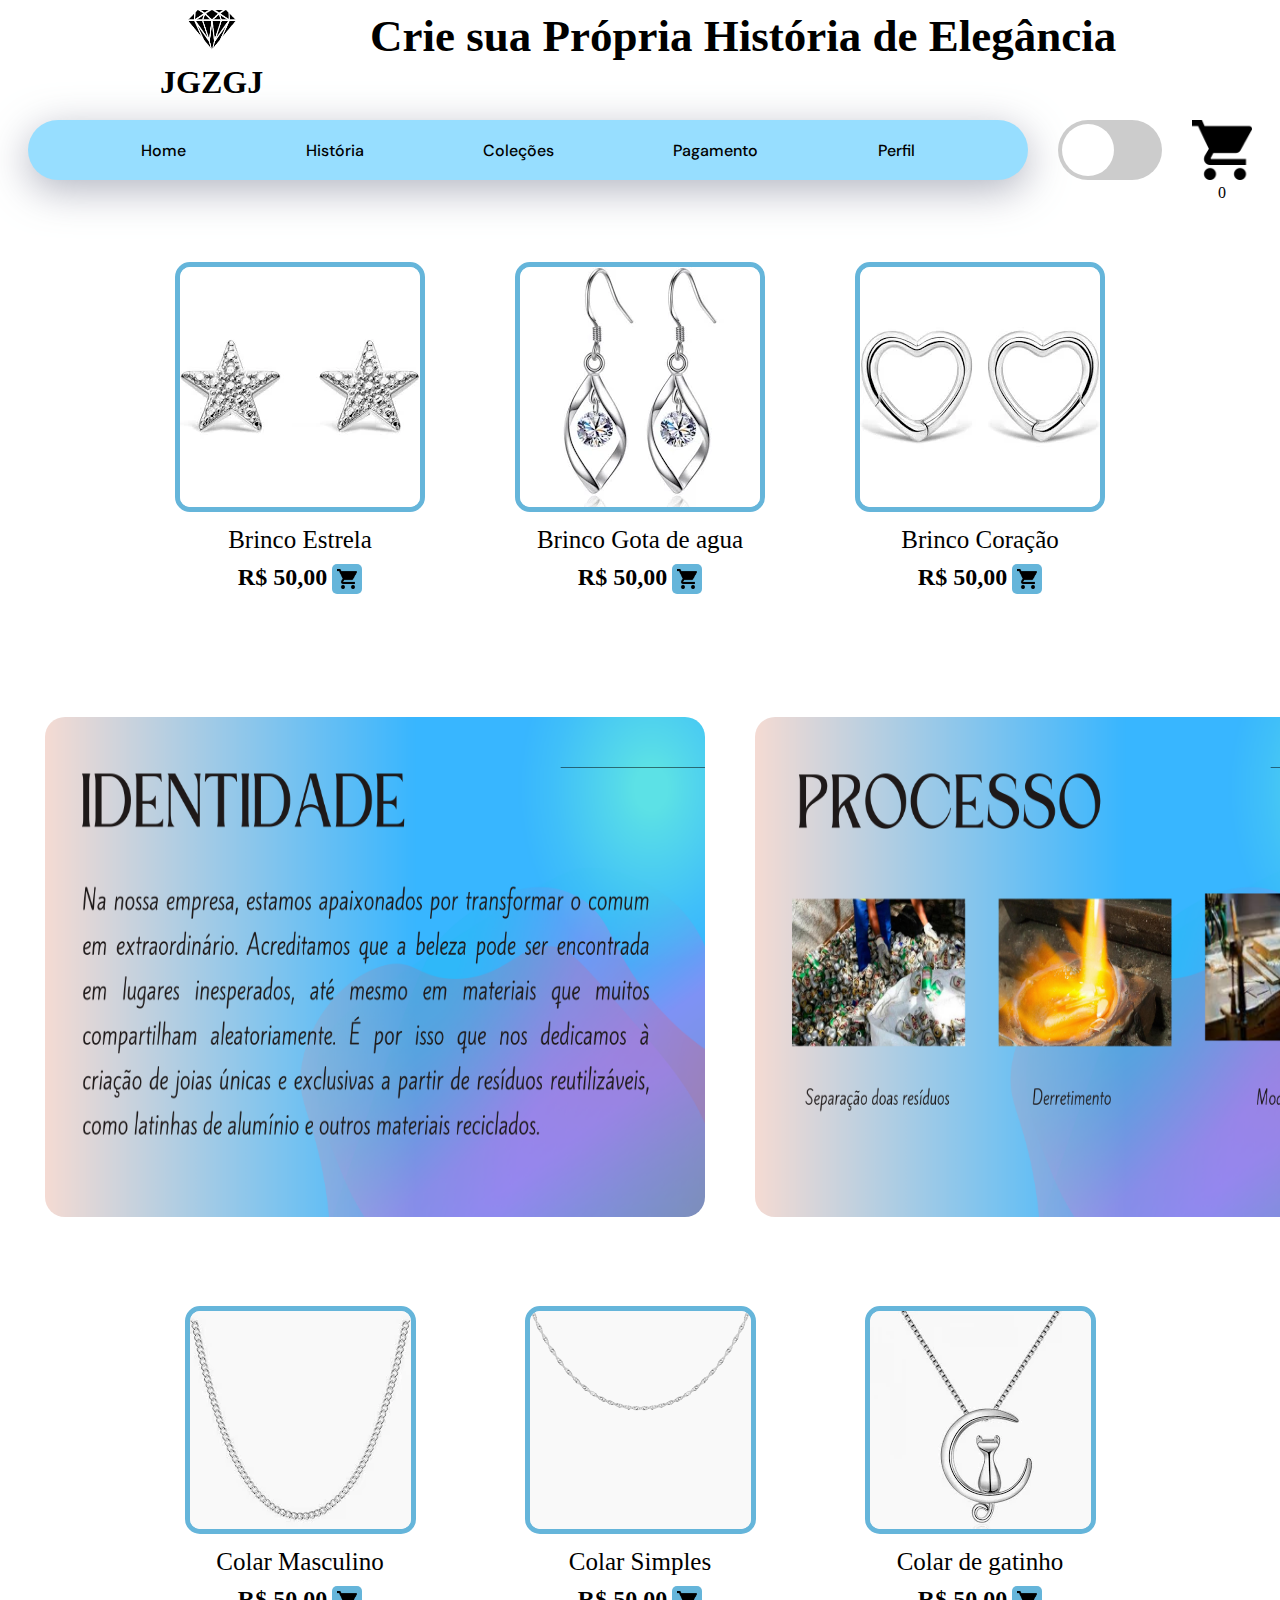
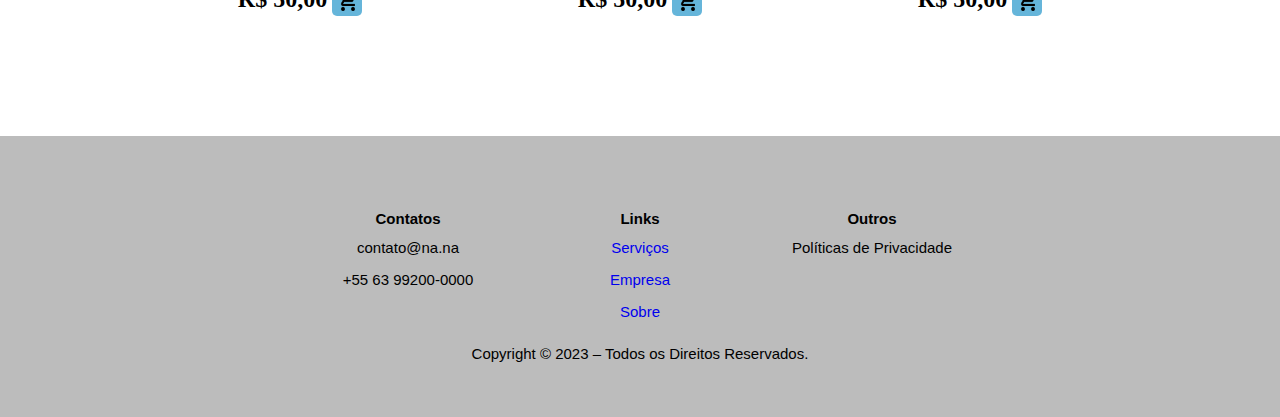
<file: index/index.html>
<!DOCTYPE html>
<html lang="en">
    
<head>
    <meta charset="UTF-8">
    <meta name="viewport" content="width=device-width, initial-scale=1.0">
    <title>Document</title>
    <link rel="stylesheet" href="style.css">
    <link rel="stylesheet" href="main.js">
</head>

<body class="fundo-claro">
    
<header class="h-claro">
    <div id="cabeca">
        <div id="logo">
            <img src="/IMAGENS/logo light.png" alt="" class="logo">
            <h1 class="nm logo-claro">JGZGJ</h1>
        </div>
    <h1 class="nomeLoja logo-claro">Crie sua Própria História de Elegância</h1>
    </div>
    <!-- header -->

   
    <div id="head-botoes">
        <nav class="nav nav-claro">
            <a href="/index/index.html" class="nav-item is-active nav-item-claro" active-color="#AA77FF">Home</a>
            <a href="/historia/historia.html" class="nav-item nav-item-claro" active-color="#AA77FF">História</a>
            <a href="#" class="nav-item nav-item-claro" active-color="#AA77FF">Coleções</a>
            <a href="#" class="nav-item nav-item-claro" active-color="#AA77FF">Pagamento</a>
            <a href="/form/form.html" class="nav-item nav-item-claro" active-color="#AA77FF">Perfil</a>
            <span class="nav-indicator"></span>
        </nav>
        <label class="switch" >
            <input type="checkbox" id="trocaCor">
            <span class="slider"></span>
        </label>
        <div id="carrinho-icon" onclick="toggleCarrinho()">
            <div class="imagem">
            <img src="/IMAGENS/carrinho.png" alt="" id="produtos">
            </div>
            <span id="cont-carrinho" class="texto texto-claro">0</span>
        </div>
        
        
        <div id="carrinho-itens" style="display: none;">
            <ul id="itens-lista" class="texto"></ul>
            <span id="preco-total" class="texto">Valor Total: R$0,00</span>
            <button class="limpa" onclick="limparCarrinho()">Limpar Carrinho</button>
        </div>
    </div>
</header>
        <!-- fim header -->
        <!-- coleções -->
        <div class="colecoes">
            <div class="brinco brinco-claro">
                <img src="/IMAGENS/brinco1.webp" alt="" class="img-claro">
                <p class="titulo-brinco texto-claro">Brinco Estrela</p>
                <div class="compra">
                    <h2 class="texto-claro">R$ 50,00</h2>
                    <button onclick="addCarrinho('Brinco Estrela', 50)" class="carrinho">
                    <img src="/IMAGENS/carrinho.png" alt="">
                    </button>
                    
                </div>
            </div>
            <div class="brinco brinco-claro">
                <img src="/IMAGENS/brinco2.webp" alt="" class="img-claro">
                <p class="titulo-brinco texto-claro">Brinco Gota de agua</p>
                <div class="compra">
                    <h2 class="texto-claro">R$ 50,00</h2>
                    <button onclick="addCarrinho('Brinco Gota de agua', 50)" class="carrinho">
                    <img src="/IMAGENS/carrinho.png" alt="">
                    </button>
                </div>
            </div>
            <div class="brinco brinco-claro">
                <img src="/IMAGENS/brinco3.webp" alt="" class="img-claro">
                <p class="titulo-brinco texto-claro">Brinco Coração</p>
                    <div class="compra">
                        <h2 class="texto-claro">R$ 50,00</h2>
                        <button onclick="addCarrinho('Brinco Coração', 50)" class="carrinho">
                    <img src="/IMAGENS/carrinho.png" alt="" >
                    </button>
                    </div>
            </div>
        </div>
        <!-- imagens -->
        <div class="imgg">
            <div class="identidade">
                <img class="identidade" src="/IMAGENS/identidade escura.png" alt="">
            </div>
            <div class="processo">
                <img class="processo" src="/IMAGENS/escuro processo.png" alt="">
            </div>
        </div>
        <div class="colecoes">
            <div class="brinco brinco-claro">
                <img src="/IMAGENS/brinco4.webp" alt="" class="img-claro">
                <p class="titulo-brinco texto-claro">Colar Masculino</p>
                    <div class="compra">
                        <h2 class="texto-claro">R$ 50,00</h2>
                        <button onclick="addCarrinho('Colar Masculino', 50)" class="carrinho">
                    <img src="/IMAGENS/carrinho.png" alt="" >
                    </button>
                    </div>
            </div>
            <div class="brinco brinco-claro">
                <img src="/IMAGENS/brinco5.webp" alt="" class="img-claro">
                <p class="titulo-brinco texto-claro">Colar Simples</p>
                <div class="compra">
                    <h2 class="texto-claro">R$ 50,00</h2>
                    <button onclick="addCarrinho('Colar Simples', 50)" class="carrinho">
                    <img src="/IMAGENS/carrinho.png" alt="" >
                    </button>
                </div>
            </div>
            <div class="brinco brinco-claro">
                <img src="/IMAGENS/brinco6.webp" alt="" class="img-claro">
                <p class="titulo-brinco texto-claro">Colar de gatinho</p>
                    <div class="compra">
                        <h2 class="texto-claro">R$ 50,00</h2>
                        <button onclick="addCarrinho('Colar de gatinho', 50)" class="carrinho">
                    <img src="/IMAGENS/carrinho.png" alt="" >
                    </button>
                    </div>
            </div>
        </div>
        <!-- footer -->
        <div class="container">
            <footer class="rodape" id="contato">
                <div class="rodape-div rodape-claro">
            
                
            
                    <div class="rodape-div-1">
                        
                            <!-- elemento -->
                            <span><b>Contatos</b></span>
                            <p>contato@na.na</p>
                            <p>+55 63 99200-0000</p>
                        
                    </div>
            
                    <div class="rodape-div-2">
                        
                            <!-- elemento -->
                            <span><b>Links</b></span>
                            <p><a href="#servicos">Serviços</a></p>
                            <p><a href="#empresa">Empresa</a></p>
                            <p><a href="#sobre">Sobre</a></p>
                        
                    </div>
            
                    <div class="rodape-div-3">
                        
                            <!-- elemento -->
                            <span><b>Outros</b></span>
                            <p>Políticas de Privacidade</p>
                        
                    </div>
            <p class="rodape-direitos">Copyright © 2023 – Todos os Direitos Reservados.</p>
                </div>
            </footer>
        </div>
    





        <script>
var checkbox = document.getElementById("myCheckbox");

checkbox.addEventListener('change', function() {
    if(this.checked) {
        // Checkbox está ativado
        console.log("Valor quando está On");
    } else {
        // Checkbox está desativado
        console.log("Valor quando está Off");
    }
});





            const indicator = document.querySelector('.nav-indicator');
            const items = document.querySelectorAll('.nav-item');

            function handleIndicator(el) {
                items.forEach(item => {
                    item.classList.remove('is-active');
                    item.removeAttribute('style');
                });

                indicator.style.width = `${el.offsetWidth}px`;
                indicator.style.left = `${el.offsetLeft}px`;
                indicator.style.backgroundColor = el.getAttribute('active-color');

                el.classList.add('is-active');
                el.style.color = el.getAttribute('active-color');
            }


            items.forEach((item, index) => {
                item.addEventListener('click', (e) => { handleIndicator(e.target) });
                item.classList.contains('is-active') && handleIndicator(item);
            });
        </script>
        <script src="main.js"></script>
    </div>
</body>

</html>
</file>
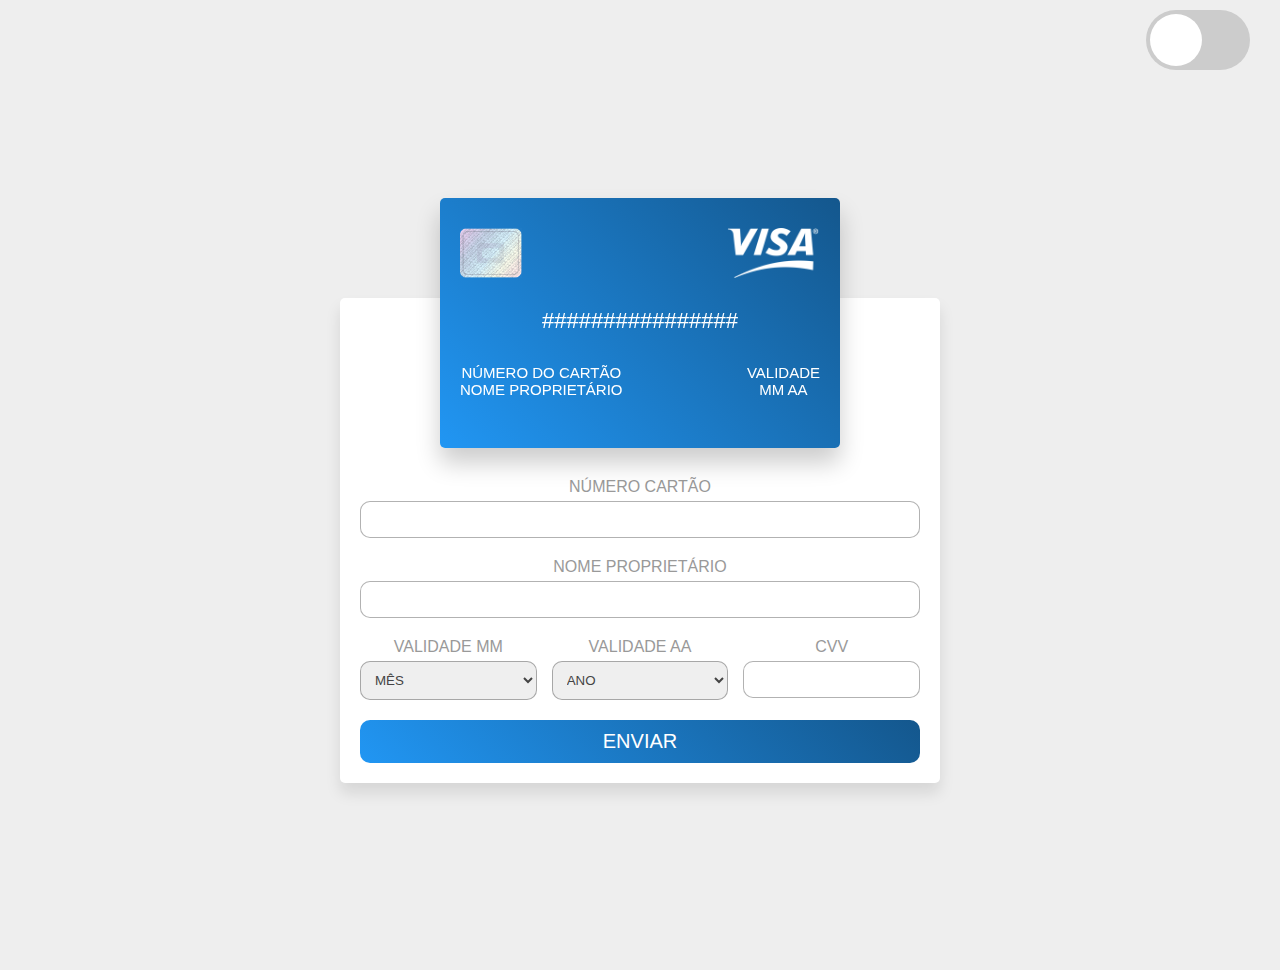
<file: pagamentos/index.html>
<!DOCTYPE html>
<html lang="en">
<head>
    <meta charset="UTF-8">
    <meta http-equiv="X-UA-Compatible" content="IE=edge">
    <meta name="viewport" content="width=device-width, initial-scale=1.0">
    
    <!-- custom css file link  -->
    <link rel="stylesheet" href="style.css">
    <link rel="stylesheet" href="/index/style.css">
</head>
<body class="ff-claro">
    <div class="troca">
<label class="switch" >
        <input type="checkbox" id="trocaCor">
        <span class="slider"></span>
    </label>
</div>
<div class="container">

    <div class="card-container">

        <div class="front">
            <div class="image">
                <img src="/IMAGENS/chip.png" alt="">
                <img src="/IMAGENS/visa.png" alt="">
            </div>
            <div class="card-number-box">################</div>
            <div class="flexbox">
                <div class="box">
                    <span>Número do cartão</span>
                    <div class="card-holder-name">Nome Proprietário</div>
                </div>
                <div class="box">
                    <span>Validade</span>
                    <div class="expiration">
                        <span class="exp-month">MM</span>
                        <span class="exp-year">AA</span>
                    </div>
                </div>
            </div>
        </div>

        <div class="back">
            <div class="stripe"></div>
            <div class="box">
                <span>cvv</span>
                <div class="cvv-box"></div>
                <img src="/IMAGENS/visa.png" alt="">
            </div>
        </div>

    </div>

    <form action="">
        <div class="inputBox">
            <span>Número cartão</span>
            <input type="text" maxlength="16" class="card-number-input">
        </div>
        <div class="inputBox">
            <span>Nome Proprietário</span>
            <input type="text" class="card-holder-input">
        </div>
        <div class="flexbox">
            <div class="inputBox">
                <span>Validade mm</span>
                <select name="" id="" class="month-input">
                    <option value="month" selected disabled>Mês</option>
                    <option value="01">01</option>
                    <option value="02">02</option>
                    <option value="03">03</option>
                    <option value="04">04</option>
                    <option value="05">05</option>
                    <option value="06">06</option>
                    <option value="07">07</option>
                    <option value="08">08</option>
                    <option value="09">09</option>
                    <option value="10">10</option>
                    <option value="11">11</option>
                    <option value="12">12</option>
                </select>
            </div>
            <div class="inputBox">
                <span>Validade aa</span>
                <select name="" id="" class="year-input">
                    <option value="year" selected disabled>Ano</option>
                    <option value="2021">2021</option>
                    <option value="2022">2022</option>
                    <option value="2023">2023</option>
                    <option value="2024">2024</option>
                    <option value="2025">2025</option>
                    <option value="2026">2026</option>
                    <option value="2027">2027</option>
                    <option value="2028">2028</option>
                    <option value="2029">2029</option>
                    <option value="2030">2030</option>
                </select>
            </div>
            <div class="inputBox">
                <span>cvv</span>
                <input type="text" maxlength="4" class="cvv-input">
            </div>
        </div>
        <input type="submit" value="Enviar" class="submit-btn">
    </form>

</div>    
   
<script src="main.js"></script>
</body>
</html>
</file>
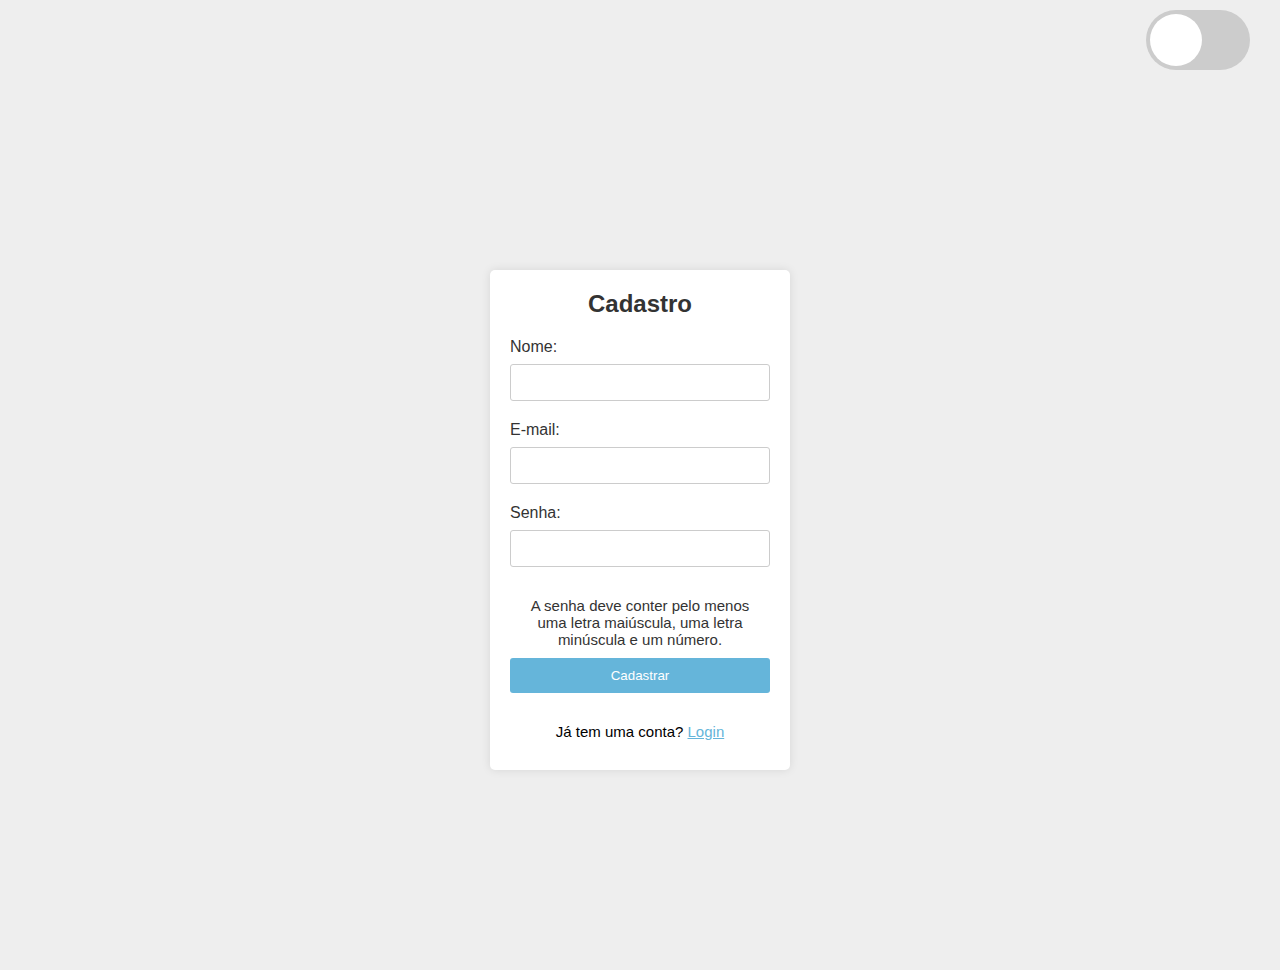
<file: form/form.html>
<!DOCTYPE html>
<html lang="en">
<head>
    <meta charset="UTF-8">
    <meta name="viewport" content="width=device-width, initial-scale=1.0">
    <title>Login e Cadastro</title>
    <link rel="stylesheet" href="style.css">
    <link rel="stylesheet" href="/index/style.css">
</head>
<body class="ff-claro">
    <div class="troca">
    <label class="switch" >
        <input type="checkbox" id="trocaCor">
        <span class="slider"></span>
    </label>
    </div>
    
<div class="container" id="container">
    <div class="conteudo">
    <h2 class="ft-claro">Cadastro</h2>
    <form id="registerForm">
        <label for="name" class="ft-claro">Nome:</label>
        <input type="text" id="name" name="name" required>

        <label for="email" class="ft-claro">E-mail:</label>
        <input type="email" id="email" name="email" required>

        <label for="password" class="ft-claro">Senha:</label>
        <input type="password" id="password" name="password" required>
        <p class="ft-claro">A senha deve conter pelo menos uma letra maiúscula, uma letra minúscula e um número.</p>

        <button type="button" onclick="register()">Cadastrar</button>
    </form>
    
    <p>Já tem uma conta? <span class="toggle-btn" onclick="toggleForm()">Login</span></p>
    </div>
</div>

<script src="main.js"></script>
<script src="/index/main.js"></script>
</body>
</html>
</file>
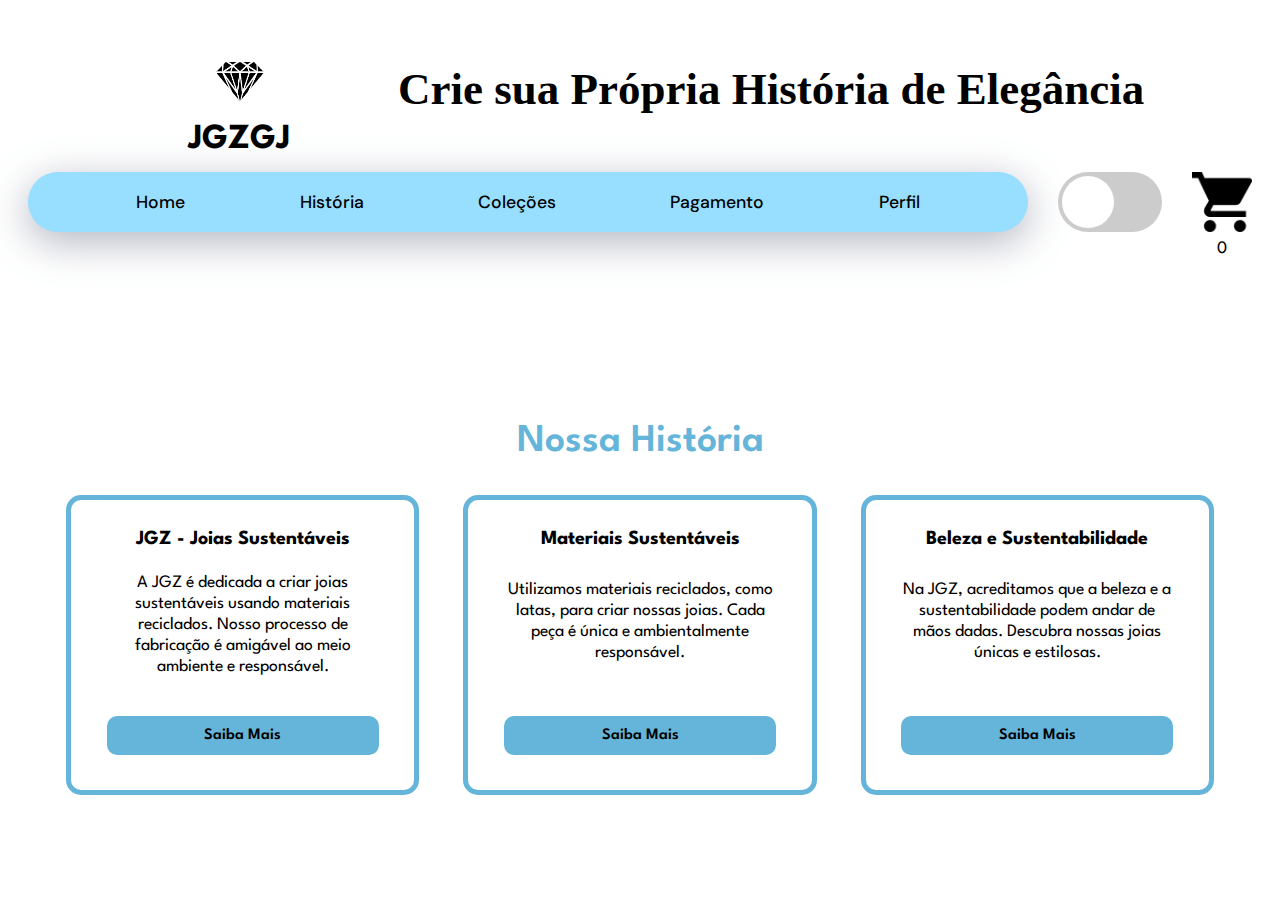
<file: historia/historia.html>
<!DOCTYPE html>
<html lang="en">

<head>
    <meta charset="UTF-8">
    <meta name="viewport" content="width=device-width, initial-scale=1.0">
    <title>Document</title>
    <link rel="stylesheet" href="style.css">
    <link rel="stylesheet" href="/index/style.css">
</head>

<body class="body-Claro">
    <header class="h-claro">
        <div id="cabeca">
            <div id="logo">
                <img src="/IMAGENS/logo light.png" alt="" class="logo">
                <h1 class="nm logo-claro">JGZGJ</h1>
            </div>
        <h1 class="nomeLoja logo-claro">Crie sua Própria História de Elegância</h1>
        </div>
        <!-- header -->
     
       
        <div id="head-botoes">
            <nav class="nav nav-claro">
                <a href="/index/index.html" class="nav-item is-active nav-item-claro" active-color="#AA77FF">Home</a>
                <a href="/historia/historia.html" class="nav-item nav-item-claro" active-color="#AA77FF">História</a>
                <a href="#" class="nav-item nav-item-claro" active-color="#AA77FF">Coleções</a>
                <a href="#" class="nav-item nav-item-claro" active-color="#AA77FF">Pagamento</a>
                <a href="/form/form.html" class="nav-item nav-item-claro" active-color="#AA77FF">Perfil</a>
                <span class="nav-indicator"></span>
            </nav>
            <label class="switch" >
                <input type="checkbox" id="trocaCor">
                <span class="slider"></span>
            </label>
            <div id="carrinho-icon" onclick="toggleCarrinho()">
                <div class="imagem">
                <img src="/IMAGENS/carrinho.png" alt="" id="produtos">
                </div>
                <span id="cont-carrinho" class="texto texto-claro">0</span>
            </div>
            
            
            <div id="carrinho-itens" style="display: none;">
                <ul id="itens-lista" class="texto"></ul>
                <span id="preco-total" class="texto">Valor Total: R$0,00</span>
                <button class="limpa" onclick="limparCarrinho()">Limpar Carrinho</button>
            </div>
        </div>
    </header>
    <main class="main flow">
        <h1 class="main__heading"> Nossa História</h1>
        <div class="main__cards cards">
            <div class="cards__inner">
                <div class="cards__card card">
                    <h2 class="card__heading txt-Claro">JGZ - Joias Sustentáveis</h2>
                    <ul role="list" class="card__bullets flow">
                        <li class="txt-Claro"> A JGZ é dedicada a criar joias sustentáveis usando materiais reciclados. Nosso processo de
                            fabricação é amigável ao meio ambiente e responsável.</li>
                    </ul>
                    <a href="#basic" class="card__cta cta txt-Claro">Saiba Mais</a>
                </div>

                <div class="cards__card card">
                    <h2 class="card__heading txt-Claro">Materiais Sustentáveis</h2>
                    <ul role="list" class="card__bullets flow">
                        <li class="txt-Claro">Utilizamos materiais reciclados, como latas, para criar nossas joias. Cada peça é
                            única e
                            ambientalmente responsável.</li>
                           
                    </ul>
                    <a href="#pro" class="card__cta cta txt-Claro">Saiba Mais</a>
                </div>

                <div class="cards__card card">
                    <h2 class="card__heading txt-Claro">Beleza e Sustentabilidade</h2>
                    <ul role="list" class="card__bullets flow">
                        <li class="txt-Claro"> Na JGZ, acreditamos que a beleza e a sustentabilidade podem andar de mãos dadas. Descubra
                            nossas
                            joias únicas e estilosas.</li>

                    </ul>
                    <a href="#ultimate" class="card__cta cta txt-Claro">Saiba Mais</a>
                </div>
            </div>

            <div class="overlay cards__inner"></div>
        </div>
    </main>
    <script src="main.js"></script>
    <script src="/index/main.js"></script>
</body>

</html>
</file>
<file: index/style.css>
@import url("https://fonts.googleapis.com/css?family=DM+Sans:500,700&display=swap");

* {
  margin: 0;
  padding: 0;
  box-sizing: border-box;
  text-decoration: none;
}

ul {
  list-style: none;
}

#carrinho-itens {
  position: absolute;
  left: 80%;
  top: 26%;
  background-color: #2196f3;
  padding: 10px 7px;
}

.add {
  background-color: greenyellow;
  height: 20px;
  width: 20px;
  border-radius: 20px;
}

.add:hover {
  background-color: greenyellow;
}

.remove {
  background-color: red;
  height: 20px;
  width: 20px;
  border-radius: 20px;
}

.remove:hover {
  background-color: red;
}

.limpa {
  border: 0;
  padding: 2px;
  border-radius: 10px;
}

/* Início Modo Claro */
.fundo-claro {
  background-color: #ffffff;
}

.h-claro {
  background-color: #65b5da00;
}

.logo-claro {
  color: black;
}

.nav-claro {
  background-color: #97deff;
}

.nav-item-claro {
  background-color: #97deff;
  color: black;
}

.brinco-claro {
  background-color: #a5cadc00;
  color: black;
}

.img-claro {
  border: 5px solid #65b5da;
  border-radius: 15px;
}

.rodape-claro {
  background-color: #bcbcbc;
  color: black;
}

.texto-claro {
  color: black;
}

.preco-claro {
  color: black;
}

/* Fim Modo Claro */

/* Início Modo Escuro */
.fundo-escuro {
  background-color: #b7b6b6;
}

.logo-escuro {
  color: white;
}

.nav-escuro {
  background-color: #97deff;
}

.nav-item-escuro {
  background-color: #97deff;
  color: #83818c;
}

.brinco-escuro {
  background-color: #3795bd00;
  color: black;
}

.rodape-escuro {
  background-color: #8d8c8c;
  color: white;
}

.texto-escuro {
  color: white;
}

.preco-escuro {
  color: white;
}
/* Fim modo Escuro */

body {
  text-align: center;
  height: 100vh;
  width: 100%;
  justify-content: center;
  align-items: center;
  /* background-image: url("https://www.toptal.com/designers/subtlepatterns/patterns/debut_light.png"); */
}

.compra {
  display: flex;
  justify-content: center;
}

.carrinho {
  width: 30px;
  height: 30px;
  background-color: #65b5da;
  border-radius: 5px;
  border: none;
  padding: 5px;
  margin-left: 5px;
}

#produtos {
  width: 60px;
}

.nav {
  display: inline-flex;
  position: relative;
  overflow: hidden;
  width: 1000px;
  justify-content: space-evenly;
  height: 60px;
  /* max-width: 100%; */
  padding: 0 20px;
  border-radius: 40px;
  box-shadow: 0 10px 40px rgba(159, 162, 177, 0.8);
}

.nav-item {
  padding: 20px;
  text-decoration: none;
  transition: 0.3s;
  margin: 0 6px;
  z-index: 1;
  font-family: "DM Sans", sans-serif;
  font-weight: 500;
  position: relative;

  &:before {
    content: "";
    position: absolute;
    bottom: -6px;
    left: 0;
    width: 100%;
    height: 5px;

    border-radius: 8px 8px 0 0;
    opacity: 0;
    transition: 0.3s;
  }
}

.nav-item:not(.is-active):hover:before {
  opacity: 1;
  bottom: 0;
}

.nav-indicator {
  position: absolute;
  left: 0;
  bottom: 0;
  height: 4px;
  transition: 0.4s;
  height: 5px;
  z-index: 1;
  border-radius: 8px 8px 0 0;
}
.nomeLoja {
  display: flex;
  /* justify-content: center; */
  margin: 20px;
  /* color: black; */
  /* border-right: 50px; */
}

#head-botoes {
  display: flex;
  justify-content: center;
}

.colecoes {
  display: flex;
  justify-content: center;
  align-items: center;
  margin: 25px;
}
.brinco {
  width: 300px;
  height: 400px; 
  padding: 15px;
  margin: 20px;
  box-shadow: #333;
  border-radius: 20px;
  align-items: center;
}

.brinco img {
  max-width: 100%;
}
img.processo {
  width: 660px;
  height: 500px;
  margin: 25px;
  border-radius: 20px;
}
img.identidade {
  width: 660px;
  height: 500px;
  margin: 25px;
  border-radius: 20px;
}
.imgg {
  flex-direction: row;
  display: flex;
  margin: 20px;
  border-radius: 20px;
  justify-content: space-between;
}
.titulo-brinco {
  font-size: 25px;
}

#cabeca {
  display: flex;
  /* align-items: center;
  justify-content: center; */
  margin-bottom: 20px;
  margin-left: 160px;
}

#logo {
  width: 100px;
  height: 100px;
  margin-right: 100px;
}

.logo {
  width: 60px;
  height: 60px;
}

p {
  text-align: center;
  font-style: 15px;
  margin: 10px;
}
.nomeLoja {
  font-size: 45px;
  margin: 10px;
  font-family: "Times New Roman", Times, serif;
}
.nm {
  font-size: 150px font-family "Times New Roman", Times, serif;
}

/*  */
/*  */
.switch {
  position: relative;
  display: inline-block;
  width: 104px;
  height: 60px;
  margin: 0 30px;
}

.switch input {
  opacity: 0;
  width: 0;
  height: 0;
}

.slider {
  position: absolute;

  cursor: pointer;
  top: 0;
  left: 0;
  right: 0;
  bottom: 0;
  background-color: #ccc;
  -webkit-transition: 0.4s;
  transition: 0.4s;
  border-radius: 34px; /* Adiciona bordas arredondadas */
}

.slider:before {
  position: absolute;
  content: "";
  height: 52px;
  width: 52px;
  left: 4px;
  bottom: 4px;
  background-color: white;
  -webkit-transition: 0.4s;
  transition: 0.4s;

  border-radius: 50%;
}

input:checked + .slider {
  background-color: #2196f3;
}

input:focus + .slider {
  box-shadow: 0 0 1px #2196f3;
}

input:checked + .slider:before {
  -webkit-transform: translateX(52px);
  -ms-transform: translateX(52px);
  transform: translateX(42px);
}
.rodape {
  height: auto;
  width: 100%;
  font-size: 14px;
  font-family: helvetica;
}
.rodape a {
  text-decoration: none;
}
.rodape p {
  margin-bottom: 5px;
}
.rodape-div {
  display: flex;
  flex-wrap: wrap;
  width: 100%;
  margin: auto;
  align-items: stretch;
  padding: 60px 10px 40px 10px;
  justify-content: center;
}
.rodape-div-1,
.rodape-div-2,
.rodape-div-3 {
  display: flex;
  width: calc(80% / 4 - 20px);
  padding: 10px;
  flex-direction: column;
}
.rodape span {
  font-size: 20px;
}
.rodape-direitos {
  width: 100%;
  padding: 10px;
  margin: 0px;
  text-align: center;
}
/*mobile*/
@media (max-width: 768px) {
  .rodape-div-1,
  .rodape-div-2,
  .rodape-div-3 {
    width: calc(45% - 20px);
    padding: 10px;
  }
  .rodape-div {
    padding: 60px 0px 40px 0px;
  }
}
.a,
b,
p {
  font-size: 15px;
}
</file>
<file: pagamentos/style.css>
*{
    font-family: 'Poppins', sans-serif;
    margin:0; padding:0;
    box-sizing: border-box;
    outline: none; border: none;
    text-decoration: none;
    text-transform: uppercase;
}

.container{
    min-height: 100vh;
    display: flex;
    align-items: center;
    justify-content: center;
    flex-flow: column;
    padding-bottom: 60px;
}

.container form{
    background: #fff;
    border-radius: 5px;
    box-shadow: 0 10px 15px rgba(0,0,0,.1);
    padding: 20px;
    width: 600px;
    padding-top: 160px;
}

.container form .inputBox{
    margin-top: 20px;
}

.container form .inputBox span{
    display: block;
    color:#999;
    padding-bottom: 5px;
}

.container form .inputBox input,
.container form .inputBox select{
    width: 100%;
    padding: 10px;
    border-radius: 10px;
    border:1px solid rgba(0,0,0,.3);
    color:#444;
}

.container form .flexbox{
    display: flex;
    gap:15px;
}

.container form .flexbox .inputBox{
    flex:1 1 150px;
}

.container form .submit-btn{
    width: 100%;
    background:linear-gradient(45deg, #2196f3, #14578d);
    margin-top: 20px;
    padding: 10px;
    font-size: 20px;
    color:#fff;
    border-radius: 10px;
    cursor: pointer;
    transition: .2s linear;
}

.container form .submit-btn:hover{
    letter-spacing: 2px;
    opacity: .8;
}

.container .card-container{
    margin-bottom: -150px;
    position: relative;
    height: 250px;
    width: 400px;
}

.container .card-container .front{
    position: absolute;
    height: 100%;
    width: 100%;
    top: 0; left: 0;
    background:linear-gradient(45deg, #2196f3, #14578d);
    border-radius: 5px;
    backface-visibility: hidden;
    box-shadow: 0 15px 25px rgba(0,0,0,.2);
    padding:20px;
    transform:perspective(1000px) rotateY(0deg);
    transition:transform .4s ease-out;
}

.container .card-container .front .image{
    display: flex;
    align-items:center;
    justify-content: space-between;
    padding-top: 10px;
}

.container .card-container .front .image img{
    height: 50px;
}

.container .card-container .front .card-number-box{
    padding:30px 0;
    font-size: 22px;
    color:#fff;
}

.container .card-container .front .flexbox{
    display: flex;
}

.container .card-container .front .flexbox .box:nth-child(1){
    margin-right: auto;
}

.container .card-container .front .flexbox .box{
    font-size: 15px;
    color:#fff;
}

.container .card-container .back{
    position: absolute;
    top:0; left: 0;
    height: 100%;
    width: 100%;
    background:linear-gradient(45deg,  #2196f3, #14578d);
    border-radius: 5px;
    padding: 20px 0;
    text-align: right;
    backface-visibility: hidden;
    box-shadow: 0 15px 25px rgba(0,0,0,.2);
    transform:perspective(1000px) rotateY(180deg);
    transition:transform .4s ease-out;
}

.container .card-container .back .stripe{
    background: #000;
    width: 100%;
    margin: 10px 0;
    height: 50px;
}

.container .card-container .back .box{
    padding: 0 20px;
}

.container .card-container .back .box span{
    color:#fff;
    font-size: 15px;
}

.container .card-container .back .box .cvv-box{
    height: 50px;
    padding: 10px;
    margin-top: 5px;
    color:#333;
    background: #fff;
    border-radius: 5px;
    width: 100%;
}

.container .card-container .back .box img{
    margin-top: 30px;
    height: 30px;
}

.troca{
    display: flex;
    justify-content: flex-end;
    margin-top: 10px;
}

.ff-claro{
    background-color:#eee;
}

.ff-escuro{
    background-color:#8c8c8c;
}
</file>
<file: form/style.css>
body {
    font-family: Arial, sans-serif;
    margin: 0;
    width: 100vw;
}

.container {
    width: 100vw;
    text-align: center;
    display: flex;
    align-items: center;
    justify-content: center;
    height: 100vh;
    
}

.conteudo{
    width: 300px;
    padding: 20px;
    background-color: #fff;
    border-radius: 5px;
    box-shadow: 0 0 10px rgba(0, 0, 0, 0.1);
}

.container h2 {
    margin-bottom: 20px;
}

.container label {
    display: block;
    margin-bottom: 8px;
    text-align: left;
}

.container input {
    width: 100%;
    padding: 10px;
    margin-bottom: 20px;
    box-sizing: border-box;
    border: 1px solid #ccc;
    border-radius: 3px;
    outline: none;
}

.container button {
    width: 100%;
    padding: 10px;
    background-color: #65b5da;
    color: #fff;
    border: none;
    border-radius: 3px;
    cursor: pointer;
}

.container button:hover {
    background-color: #90c8e0;
}

.container p {
    margin-top: 10px;
}

.toggle-btn {
    display: inline-block;
    margin-top: 20px;
    color: #65b5da;
    cursor: pointer;
    text-decoration: underline;
}

.toggle-btn:hover {
    text-decoration: none;
}

.troca{
    display: flex;
    justify-content: flex-end;
    margin-top: 10px;
}

.ff-claro{
    background-color:#eee;
}

.ff-escuro{
    background-color:#8c8c8c;
}

.ft-claro{
    color: #333;
}
</file>
<file: historia/style.css>
@import url("https://fonts.googleapis.com/css2?family=League+Spartan:wght@400;500;600;700;800;900&display=swap");

    *,
    *::after,
    *::before {
        box-sizing: border-box;
        margin: 0;
        padding: 0;
    }

    html,
    body {
        height: 100%;
        min-height: 100vh;
    }

    body {
        display: grid;
        place-items: center;
        font-family: "League Spartan", system-ui, sans-serif;
        font-size: 1.1rem;
        line-height: 1.2;
        color: #ddd;
    }

    ul {
        list-style: none;
    }

    .main {
        max-width: 75rem;
        padding: 3em 1.5em;
    }

    .main__heading {
    font-weight: 600;
    font-size: 2.25em;
    margin-bottom: 0.75em;
    text-align: center;
    color: #65b5da;
    animation: fadeInUp 1.5s ease-out; /* Adiciona a animação fadeInUp com duração de 1.5 segundos e easing ease-out */
    }

    @keyframes fadeInUp {
    from {
    opacity: 0;
    transform: translateY(20px); /* Começa com a opacidade 0 e deslocamento para baixo */
    }

    to {
    opacity: 1;
    transform: translateY(0); /* Termina com opacidade 1 e sem deslocamento */
    }}

    .card__heading{
        font-size: 20px;
    }

    .cards {
        position: relative;
    }

    .cards__inner {
        display: flex;
        flex-wrap: wrap;
        gap: 2.5em;
    }

    .card {
        --flow-space: 0.5em;
        --hsl: var(--hue), var(--saturation), var(--lightness);
        flex: 1 1 14rem;
        padding: 1.5em 2em;
        display: grid;
        /* grid-template-rows: auto auto auto 1fr; */
        align-items: start;
        gap: 1.25em;
        color: black;
        text-align: center;
        border: 5px solid #65b5da;
        border-radius: 15px;
        transition: transform 0.3s ease-in-out, background 0.3s ease-in-out;
    }

    .card:hover {
    transform: scale(1.05);
    background: #65b5da;
    }

    .card:nth-child(1) {
    --hue: 165;
    --saturation: 82.26%;
    --lightness: 51.37%;
    }

    .card:nth-child(2) {
    --hue: 291.34;
    --saturation: 95.9%;
    --lightness: 61.76%;
    }

    .card:nth-child(3) {
    --hue: 338.69;
    --saturation: 100%;
    --lightness: 48.04%;
    }

    .flow>*+* {
        margin-top: var(--flow-space, 1.25em);
    }

    .cta {
        display: block;
        align-self: end;
        margin: 1em 0 0.5em 0;
        text-align: center;
        text-decoration: none;
        color: black;
        background-color: #65b5da;
        padding: 10px;
        border-radius: 10px;
        font-size: 1rem;
        font-weight: 600;
    }

    .overlay {
        position: absolute;
        inset: 0;
        pointer-events: none;
        user-select: none;
        opacity: var(--opacity, 0);
        -webkit-mask: radial-gradient(25rem 25rem at var(--x) var(--y),
                #000 1%,
                transparent 50%);
        mask: radial-gradient(25rem 25rem at var(--x) var(--y),
                #000 1%,
                transparent 50%);
        transition: 400ms mask ease;
        will-change: mask;
    }

    .overlay .card {
        background-color: hsla(var(--hsl), 0.15);
        border-color: hsla(var(--hsl), 1);
        box-shadow: 0 0 0 1px inset hsl(var(--hsl));
    }

    .overlay .cta {
        display: block;
        grid-row: -1;
        width: 100%;
        background-color: hsl(var(--hsl));
        box-shadow: 0 0 0 1px hsl(var(--hsl));
    }

    :not(.overlay)>.card {
        transition: 400ms background ease;
        will-change: background;
    }

    :not(.overlay)>.card:hover {
        --lightness: 95%;
        background: hsla(var(--hsl), 0.1);
    }
    li{
        color: black;
    }

    .body-Claro{
        background-color: white;
    }
    .body-Escuro{
        background-color: #b7b6b6;
    }
    .txt-Claro{
        color: black;
    }
    .txt-Escuro{
        color: white;
    }
</file>
